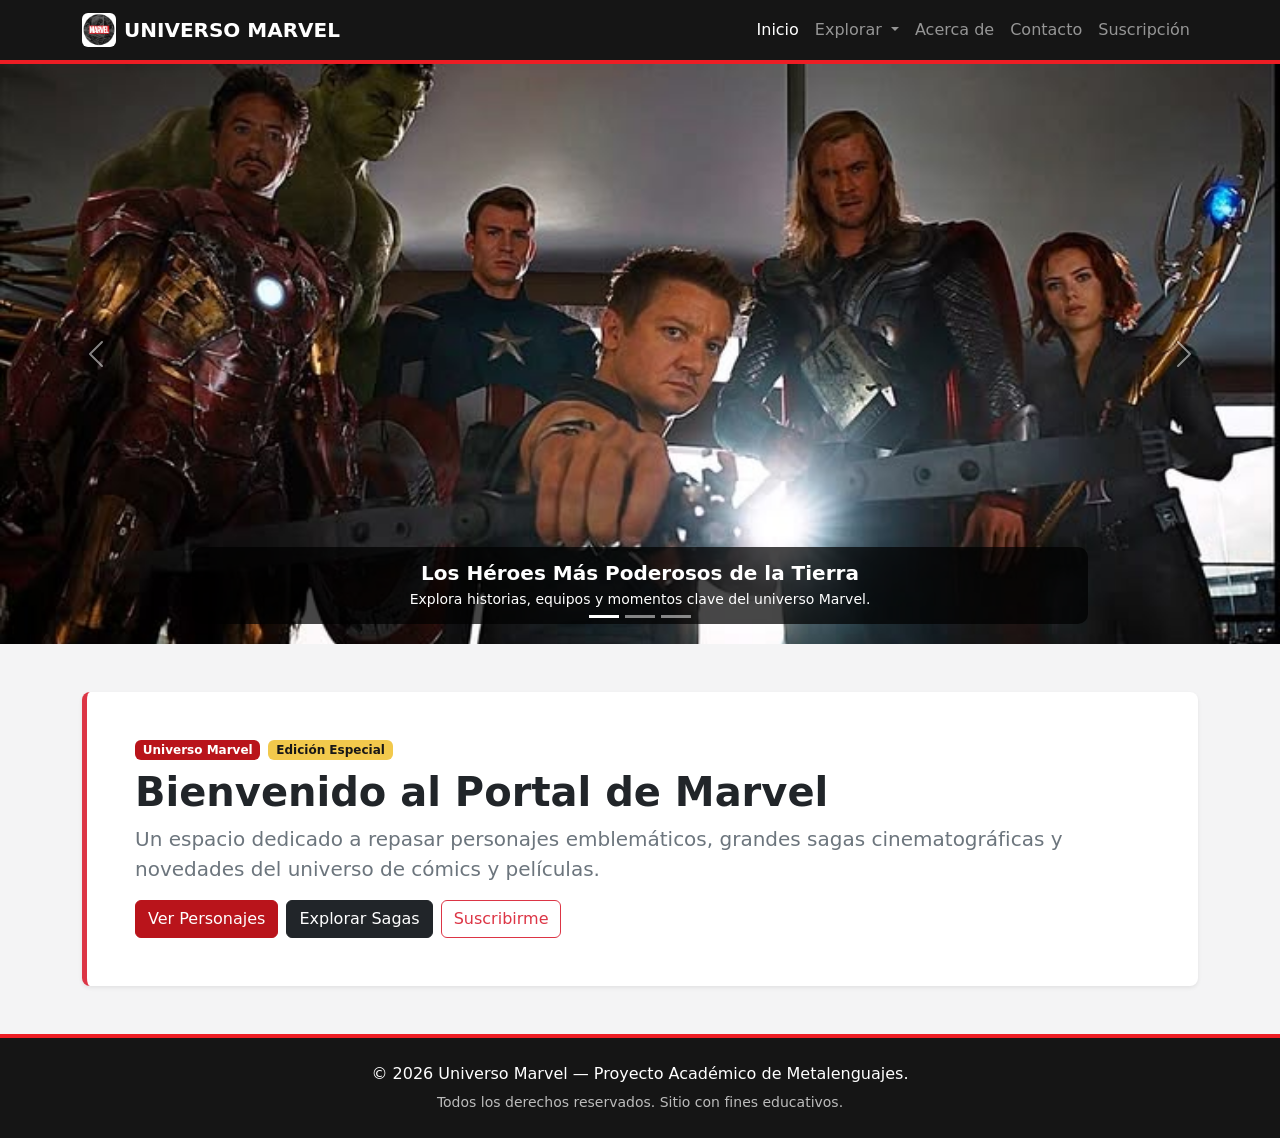
<file: index.html>
<!DOCTYPE html>
<html lang="es">
<head>
    <meta charset="UTF-8">
    <meta name="viewport" content="width=device-width, initial-scale=1.0">
    <meta name="author" content="Ariana Flores Garay">
    <title>Universo Marvel | Inicio</title>
    <link href="https://cdn.jsdelivr.net/npm/bootstrap@5.3.3/dist/css/bootstrap.min.css" rel="stylesheet">
    <link rel="stylesheet" href="estilos.css">
</head>
<body>

    
    <nav class="navbar navbar-expand-lg navbar-dark navbar-marvel sticky-top">
        <div class="container">
            <a class="navbar-brand fw-bold d-flex align-items-center" href="index.html">
                <img src="imagenes/logo-marvel.jpg" alt="Logo Marvel" height="34" class="me-2 rounded">
                UNIVERSO MARVEL
            </a>
            <button class="navbar-toggler" type="button" data-bs-toggle="collapse" data-bs-target="#menuMarvel" aria-controls="menuMarvel" aria-expanded="false" aria-label="Abrir menú">
                <span class="navbar-toggler-icon"></span>
            </button>

            <div class="collapse navbar-collapse" id="menuMarvel">
                <ul class="navbar-nav ms-auto mb-2 mb-lg-0">
                    <li class="nav-item">
                        <a class="nav-link active" aria-current="page" href="index.html">Inicio</a>
                    </li>
                    <li class="nav-item dropdown">
                        <a class="nav-link dropdown-toggle" href="#" id="dropdownExplorar" role="button" data-bs-toggle="dropdown" aria-expanded="false">
                            Explorar
                        </a>
                        <ul class="dropdown-menu dropdown-menu-dark" aria-labelledby="dropdownExplorar">
                            <li><a class="dropdown-item" href="personajes.html">Personajes</a></li>
                            <li><a class="dropdown-item" href="sagas.html">Películas y Sagas</a></li>
                        </ul>
                    </li>
                    <li class="nav-item">
                        <a class="nav-link" href="acerca.html">Acerca de</a>
                    </li>
                    <li class="nav-item">
                        <a class="nav-link" href="contacto.html">Contacto</a>
                    </li>
                    <li class="nav-item">
                        <a class="nav-link" href="suscripcion.html">Suscripción</a>
                    </li>
                </ul>
            </div>
        </div>
    </nav>

    
    <div id="carruselMarvel" class="carousel slide" data-bs-ride="carousel">
        <div class="carousel-indicators">
            <button type="button" data-bs-target="#carruselMarvel" data-bs-slide-to="0" class="active" aria-current="true" aria-label="Slide 1"></button>
            <button type="button" data-bs-target="#carruselMarvel" data-bs-slide-to="1" aria-label="Slide 2"></button>
            <button type="button" data-bs-target="#carruselMarvel" data-bs-slide-to="2" aria-label="Slide 3"></button>
        </div>

        <div class="carousel-inner">
            <div class="carousel-item active">
                <img src="imagenes/banner1.jpg" class="d-block w-100" alt="Los Vengadores">
                <div class="carousel-caption carousel-caption-marvel">
                    <h5 class="fw-bold mb-1">Los Héroes Más Poderosos de la Tierra</h5>
                    <p class="mb-0 small">Explora historias, equipos y momentos clave del universo Marvel.</p>
                </div>
            </div>
            <div class="carousel-item">
                <img src="imagenes/banner2.jpg" class="d-block w-100" alt="Multiverso Marvel">
                <div class="carousel-caption carousel-caption-marvel">
                    <h5 class="fw-bold mb-1">Realidades y Multiverso</h5>
                    <p class="mb-0 small">Descubre sagas cinematográficas y cómics emblemáticos.</p>
                </div>
            </div>
            <div class="carousel-item">
                <img src="imagenes/banner3.jpg" class="d-block w-100" alt="Cómics y Personajes">
                <div class="carousel-caption carousel-caption-marvel">
                    <h5 class="fw-bold mb-1">Héroes y Villanos Icónicos</h5>
                    <p class="mb-0 small">Conoce los orígenes y habilidades de tus personajes favoritos.</p>
                </div>
            </div>
        </div>

        <button class="carousel-control-prev" type="button" data-bs-target="#carruselMarvel" data-bs-slide="prev">
            <span class="carousel-control-prev-icon" aria-hidden="true"></span>
            <span class="visually-hidden">Anterior</span>
        </button>
        <button class="carousel-control-next" type="button" data-bs-target="#carruselMarvel" data-bs-slide="next">
            <span class="carousel-control-next-icon" aria-hidden="true"></span>
            <span class="visually-hidden">Siguiente</span>
        </button>
    </div>

    
    <section class="container my-5">
        <div class="p-4 p-md-5 rounded-3 bg-white shadow-sm border-start border-5 border-danger">
            <div class="d-flex flex-wrap align-items-center gap-2 mb-2">
                <span class="badge badge-marvel">Universo Marvel</span>
                <span class="badge badge-dorado">Edición Especial</span>
            </div>
            <h1 class="display-6 fw-bold">Bienvenido al Portal de Marvel</h1>
            <p class="lead text-secondary">
                Un espacio dedicado a repasar personajes emblemáticos, grandes sagas cinematográficas y novedades del universo de cómics y películas.
            </p>
            <div class="d-flex flex-wrap gap-2 mt-3">
                <a href="personajes.html" class="btn btn-marvel">Ver Personajes</a>
                <a href="sagas.html" class="btn btn-dark">Explorar Sagas</a>
                <a href="suscripcion.html" class="btn btn-outline-danger">Suscribirme</a>
            </div>
        </div>
    </section>

    
    <footer class="footer-marvel text-white text-center py-4 mt-5">
        <div class="container">
            <p class="mb-1">&copy; 2026 Universo Marvel — Proyecto Académico de Metalenguajes.</p>
            <small class="text-secondary">Todos los derechos reservados. Sitio con fines educativos.</small>
        </div>
    </footer>

    <script src="https://cdn.jsdelivr.net/npm/bootstrap@5.3.3/dist/js/bootstrap.bundle.min.js" integrity="sha384-YvpcrYf0tY3lHB60NNkmXc5s9fDVZLESaAA55NDzOxhy9GkcIdslK1eN7N6jIeHz" crossorigin="anonymous"></script>
    <script src="script.js"></script>
</body>
</html>
</file>
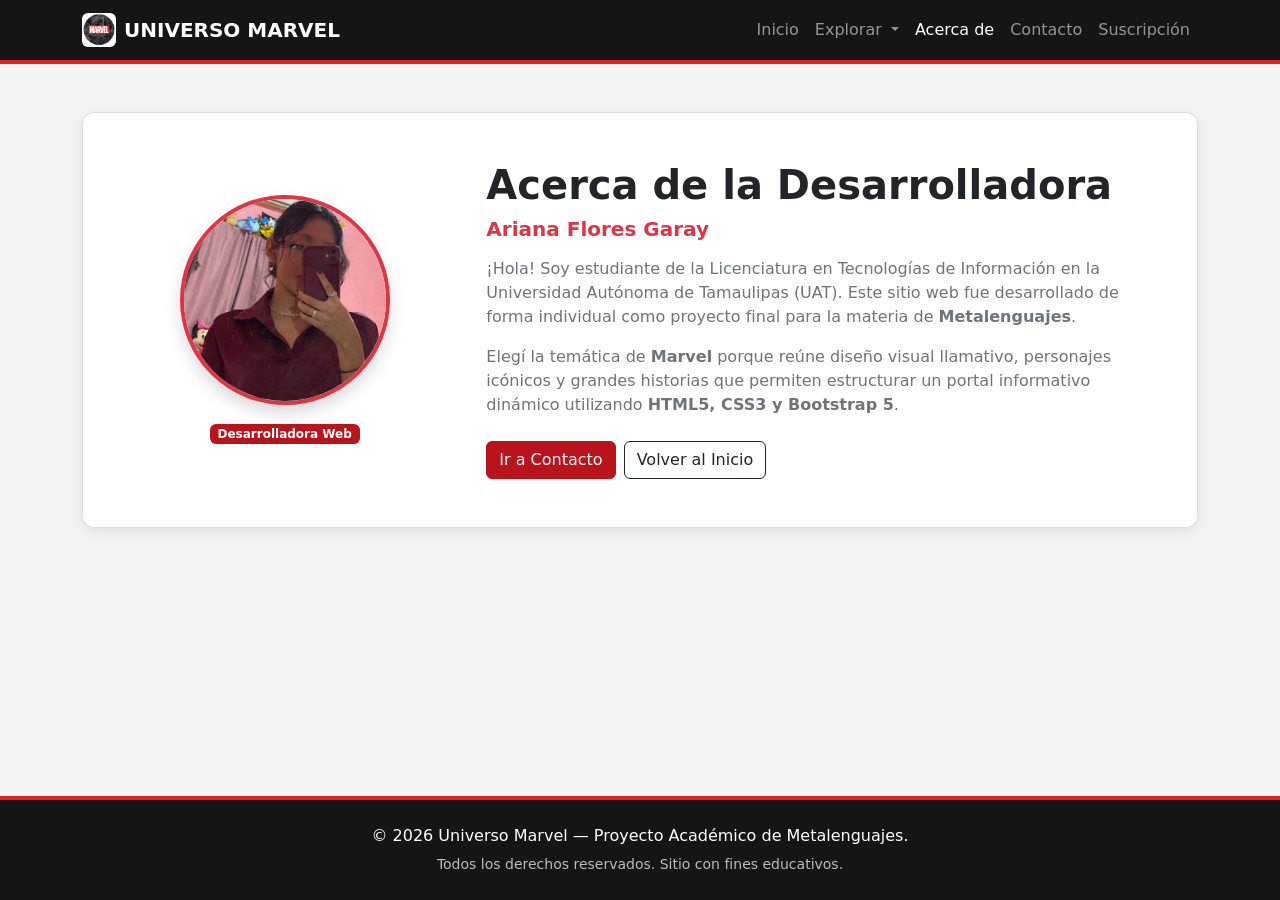
<file: acerca.html>
<!DOCTYPE html>
<html lang="es">
<head>
    <meta charset="UTF-8">
    <meta name="viewport" content="width=device-width, initial-scale=1.0">
    <meta name="author" content="Ariana Flores Garay">
    <title>Universo Marvel | Acerca de</title>
    <link href="https://cdn.jsdelivr.net/npm/bootstrap@5.3.3/dist/css/bootstrap.min.css" rel="stylesheet">
    <link rel="stylesheet" href="estilos.css">
</head>
<body>

    
    <nav class="navbar navbar-expand-lg navbar-dark navbar-marvel sticky-top">
        <div class="container">
            <a class="navbar-brand fw-bold d-flex align-items-center" href="index.html">
                <img src="imagenes/logo-marvel.jpg" alt="Logo Marvel" height="34" class="me-2 rounded">
                UNIVERSO MARVEL
            </a>
            <button class="navbar-toggler" type="button" data-bs-toggle="collapse" data-bs-target="#menuMarvel" aria-controls="menuMarvel" aria-expanded="false" aria-label="Abrir menú">
                <span class="navbar-toggler-icon"></span>
            </button>

            <div class="collapse navbar-collapse" id="menuMarvel">
                <ul class="navbar-nav ms-auto mb-2 mb-lg-0">
                    <li class="nav-item"><a class="nav-link" href="index.html">Inicio</a></li>
                    <li class="nav-item dropdown">
                        <a class="nav-link dropdown-toggle" href="#" id="dropdownExplorar" role="button" data-bs-toggle="dropdown" aria-expanded="false">
                            Explorar
                        </a>
                        <ul class="dropdown-menu dropdown-menu-dark" aria-labelledby="dropdownExplorar">
                            <li><a class="dropdown-item" href="personajes.html">Personajes</a></li>
                            <li><a class="dropdown-item" href="sagas.html">Películas y Sagas</a></li>
                        </ul>
                    </li>
                    <li class="nav-item"><a class="nav-link active" aria-current="page" href="acerca.html">Acerca de</a></li>
                    <li class="nav-item"><a class="nav-link" href="contacto.html">Contacto</a></li>
                    <li class="nav-item"><a class="nav-link" href="suscripcion.html">Suscripción</a></li>
                </ul>
            </div>
        </div>
    </nav>

    
    <main class="container my-5">
        <div class="card card-marvel p-4 p-md-5">
            
            <div class="row align-items-center g-4 g-md-5">
                <div class="col-12 col-md-4 text-center">
                    <img src="imagenes/acerca de ari.jpg" alt="Foto de Ariana Flores Garay" class="rounded-circle shadow border border-4 border-danger" style="width: 210px; height: 210px; object-fit: cover;">
                    <div class="mt-3">
                        
                        <span class="badge badge-marvel">Desarrolladora Web</span>
                    </div>
                </div>
                
                <div class="col-12 col-md-8 ps-md-4">
                    <h1 class="fw-bold mb-2">Acerca de la Desarrolladora</h1>
                    <h5 class="text-danger fw-semibold mb-3">Ariana Flores Garay</h5>
                    <p class="text-secondary">
                        ¡Hola! Soy estudiante de la Licenciatura en Tecnologías de Información en la Universidad Autónoma de Tamaulipas (UAT). Este sitio web fue desarrollado de forma individual como proyecto final para la materia de <strong>Metalenguajes</strong>.
                    </p>
                    <p class="text-secondary mb-4">
                        Elegí la temática de <strong>Marvel</strong> porque reúne diseño visual llamativo, personajes icónicos y grandes historias que permiten estructurar un portal informativo dinámico utilizando <strong>HTML5, CSS3 y Bootstrap 5</strong>.
                    </p>
                    <div class="d-flex flex-wrap gap-2">
                        <a href="contacto.html" class="btn btn-marvel">Ir a Contacto</a>
                        <a href="index.html" class="btn btn-outline-dark">Volver al Inicio</a>
                    </div>
                </div>
            </div>
        </div>
    </main>

    
    <footer class="footer-marvel text-white text-center py-4 mt-5">
        <div class="container">
            <p class="mb-1">&copy; 2026 Universo Marvel — Proyecto Académico de Metalenguajes.</p>
            <small class="text-secondary">Todos los derechos reservados. Sitio con fines educativos.</small>
        </div>
    </footer>

    <script src="https://cdn.jsdelivr.net/npm/bootstrap@5.3.3/dist/js/bootstrap.bundle.min.js" integrity="sha384-YvpcrYf0tY3lHB60NNkmXc5s9fDVZLESaAA55NDzOxhy9GkcIdslK1eN7N6jIeHz" crossorigin="anonymous"></script>
    <script src="script.js"></script>
</body>
</html>
</file>
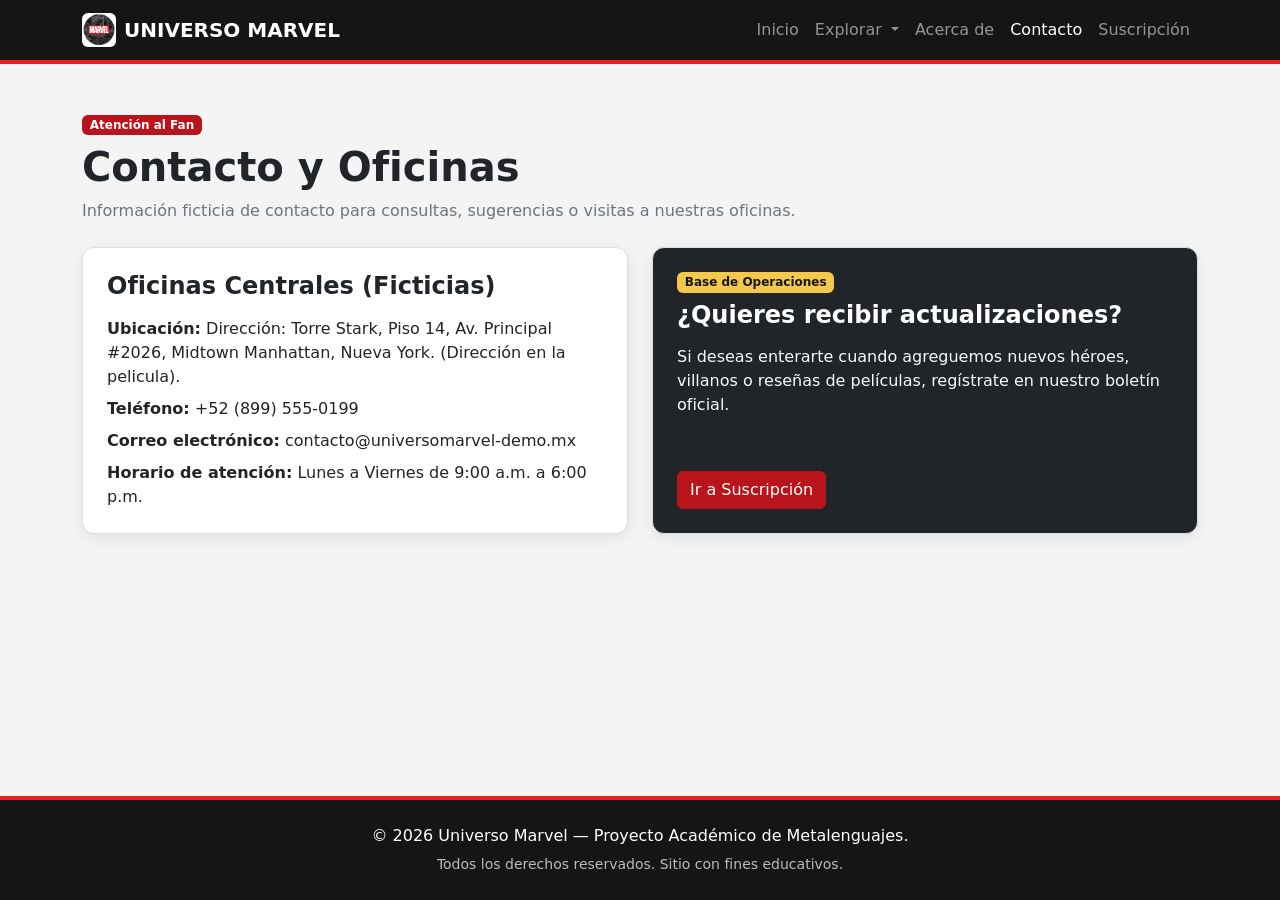
<file: contacto.html>
<!DOCTYPE html>
<html lang="es">
<head>
    <meta charset="UTF-8">
    <meta name="viewport" content="width=device-width, initial-scale=1.0">
    <meta name="author" content="Ariana Flores Garay">
    <title>Universo Marvel | Contacto</title>
    <link href="https://cdn.jsdelivr.net/npm/bootstrap@5.3.3/dist/css/bootstrap.min.css" rel="stylesheet">
    <link rel="stylesheet" href="estilos.css">
</head>
<body>

    
    <nav class="navbar navbar-expand-lg navbar-dark navbar-marvel sticky-top">
        <div class="container">
            <a class="navbar-brand fw-bold d-flex align-items-center" href="index.html">
                <img src="imagenes/logo-marvel.jpg" alt="Logo Marvel" height="34" class="me-2 rounded">
                UNIVERSO MARVEL
            </a>
            <button class="navbar-toggler" type="button" data-bs-toggle="collapse" data-bs-target="#menuMarvel" aria-controls="menuMarvel" aria-expanded="false" aria-label="Abrir menú">
                <span class="navbar-toggler-icon"></span>
            </button>

            <div class="collapse navbar-collapse" id="menuMarvel">
                <ul class="navbar-nav ms-auto mb-2 mb-lg-0">
                    <li class="nav-item"><a class="nav-link" href="index.html">Inicio</a></li>
                    <li class="nav-item dropdown">
                        <a class="nav-link dropdown-toggle" href="#" id="dropdownExplorar" role="button" data-bs-toggle="dropdown" aria-expanded="false">
                            Explorar
                        </a>
                        <ul class="dropdown-menu dropdown-menu-dark" aria-labelledby="dropdownExplorar">
                            <li><a class="dropdown-item" href="personajes.html">Personajes</a></li>
                            <li><a class="dropdown-item" href="sagas.html">Películas y Sagas</a></li>
                        </ul>
                    </li>
                    <li class="nav-item"><a class="nav-link" href="acerca.html">Acerca de</a></li>
                    <li class="nav-item"><a class="nav-link active" aria-current="page" href="contacto.html">Contacto</a></li>
                    <li class="nav-item"><a class="nav-link" href="suscripcion.html">Suscripción</a></li>
                </ul>
            </div>
        </div>
    </nav>

    
    <main class="container my-5">
        <div class="mb-4">
            <span class="badge badge-marvel mb-2">Atención al Fan</span>
            <h1 class="fw-bold">Contacto y Oficinas</h1>
            <p class="text-secondary">Información ficticia de contacto para consultas, sugerencias o visitas a nuestras oficinas.</p>
        </div>

        <div class="row g-4">
            <div class="col-12 col-md-6">
                <div class="card card-marvel h-100 p-4">
                    <h4 class="fw-bold mb-3">Oficinas Centrales (Ficticias)</h4>
                    <p class="mb-2"><strong>Ubicación:</strong> Dirección: Torre Stark, Piso 14, Av. Principal #2026, Midtown Manhattan, Nueva York. (Dirección en la pelicula).</p>
                    <p class="mb-2"><strong>Teléfono:</strong> +52 (899) 555-0199</p>
                    <p class="mb-2"><strong>Correo electrónico:</strong> contacto@universomarvel-demo.mx</p>
                    <p class="mb-0"><strong>Horario de atención:</strong> Lunes a Viernes de 9:00 a.m. a 6:00 p.m.</p>
                </div>
            </div>

            <div class="col-12 col-md-6">
                <div class="card card-marvel h-100 p-4 bg-dark text-white">
                    <span class="badge badge-dorado align-self-start mb-2">Base de Operaciones</span>
                    <h4 class="fw-bold mb-3">¿Quieres recibir actualizaciones?</h4>
                    <p class="text-light">
                        Si deseas enterarte cuando agreguemos nuevos héroes, villanos o reseñas de películas, regístrate en nuestro boletín oficial.
                    </p>
                    <a href="suscripcion.html" class="btn btn-marvel align-self-start mt-auto">Ir a Suscripción</a>
                </div>
            </div>
        </div>
    </main>

    
    <footer class="footer-marvel text-white text-center py-4 mt-5">
        <div class="container">
            <p class="mb-1">&copy; 2026 Universo Marvel — Proyecto Académico de Metalenguajes.</p>
            <small class="text-secondary">Todos los derechos reservados. Sitio con fines educativos.</small>
        </div>
    </footer>

    <script src="https://cdn.jsdelivr.net/npm/bootstrap@5.3.3/dist/js/bootstrap.bundle.min.js" integrity="sha384-YvpcrYf0tY3lHB60NNkmXc5s9fDVZLESaAA55NDzOxhy9GkcIdslK1eN7N6jIeHz" crossorigin="anonymous"></script>
    <script src="script.js"></script>
</body>
</html>
</file>
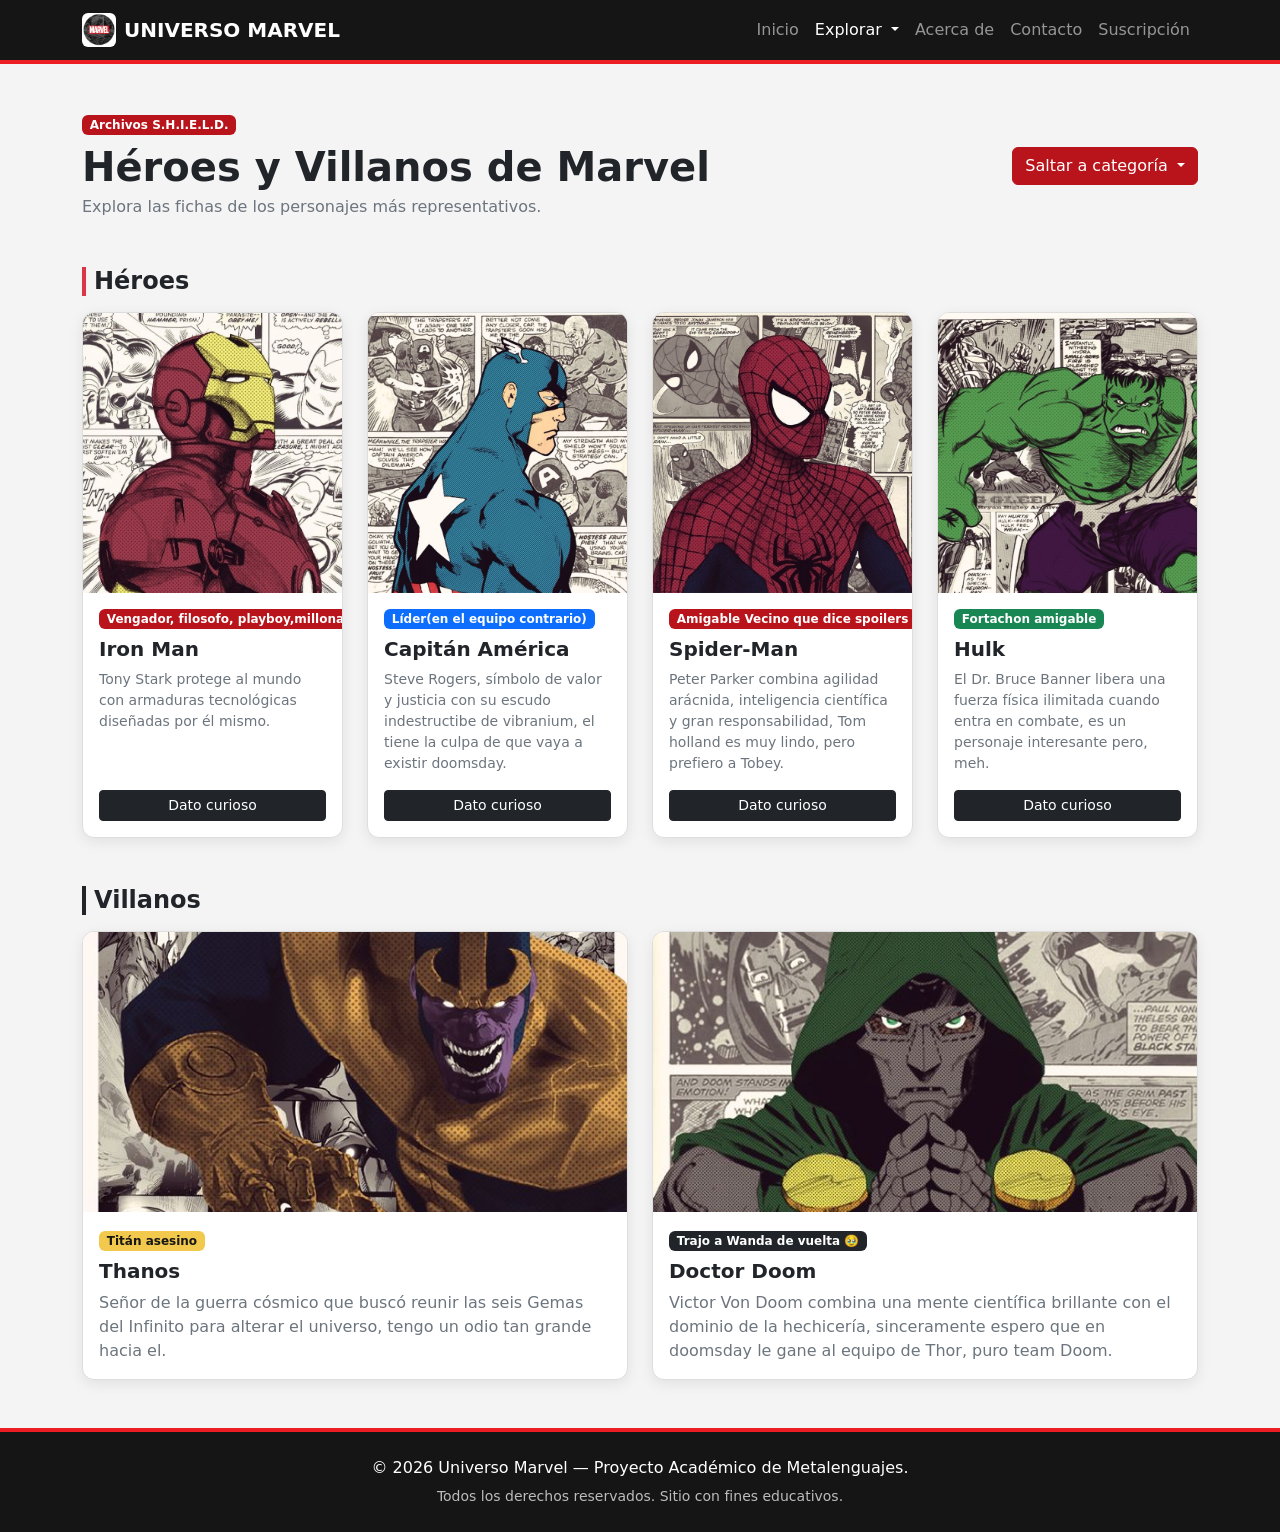
<file: personajes.html>
<!DOCTYPE html>
<html lang="es">
<head>
    <meta charset="UTF-8">
    <meta name="viewport" content="width=device-width, initial-scale=1.0">
    <meta name="author" content="Ariana Flores Garay">
    <title>Universo Marvel | Personajes</title>
    <link href="https://cdn.jsdelivr.net/npm/bootstrap@5.3.3/dist/css/bootstrap.min.css" rel="stylesheet">
    <link rel="stylesheet" href="estilos.css">
</head>
<body>

    
    <nav class="navbar navbar-expand-lg navbar-dark navbar-marvel sticky-top">
        <div class="container">
            <a class="navbar-brand fw-bold d-flex align-items-center" href="index.html">
                <img src="imagenes/logo-marvel.jpg" alt="Logo Marvel" height="34" class="me-2 rounded">
                UNIVERSO MARVEL
            </a>
            <button class="navbar-toggler" type="button" data-bs-toggle="collapse" data-bs-target="#menuMarvel" aria-controls="menuMarvel" aria-expanded="false" aria-label="Abrir menú">
                <span class="navbar-toggler-icon"></span>
            </button>

            <div class="collapse navbar-collapse" id="menuMarvel">
                <ul class="navbar-nav ms-auto mb-2 mb-lg-0">
                    <li class="nav-item"><a class="nav-link" href="index.html">Inicio</a></li>
                    <li class="nav-item dropdown">
                        <a class="nav-link dropdown-toggle active" href="#" id="dropdownExplorar" role="button" data-bs-toggle="dropdown" aria-expanded="false">
                            Explorar
                        </a>
                        <ul class="dropdown-menu dropdown-menu-dark" aria-labelledby="dropdownExplorar">
                            <li><a class="dropdown-item active" href="personajes.html">Personajes</a></li>
                            <li><a class="dropdown-item" href="sagas.html">Películas y Sagas</a></li>
                        </ul>
                    </li>
                    <li class="nav-item"><a class="nav-link" href="acerca.html">Acerca de</a></li>
                    <li class="nav-item"><a class="nav-link" href="contacto.html">Contacto</a></li>
                    <li class="nav-item"><a class="nav-link" href="suscripcion.html">Suscripción</a></li>
                </ul>
            </div>
        </div>
    </nav>

    
    <header class="container my-5">
        <div class="d-flex flex-wrap justify-content-between align-items-center gap-3">
            <div>
                <span class="badge badge-marvel mb-2">Archivos S.H.I.E.L.D.</span>
                <h1 class="fw-bold mb-1">Héroes y Villanos de Marvel</h1>
                <p class="text-secondary mb-0">Explora las fichas de los personajes más representativos.</p>
            </div>
            <div class="dropdown">
                <button class="btn btn-marvel dropdown-toggle" type="button" id="dropdownSeccion" data-bs-toggle="dropdown" aria-expanded="false">
                    Saltar a categoría
                </button>
                <ul class="dropdown-menu" aria-labelledby="dropdownSeccion">
                    <li><a class="dropdown-item" href="#heroes">Héroes</a></li>
                    <li><a class="dropdown-item" href="#villanos">Villanos</a></li>
                </ul>
            </div>
        </div>
    </header>

    
    <section id="heroes" class="container mb-5">
        <h2 class="h4 fw-bold mb-3 border-start border-4 border-danger ps-2">Héroes</h2>
        <div class="row g-4">
            <div class="col-12 col-md-6 col-lg-3">
                <div class="card card-marvel h-100">
                    <img src="imagenes/ironman.jpg" class="card-img-top" alt="Iron Man">
                    <div class="card-body d-flex flex-column">
                        <span class="badge badge-marvel align-self-start mb-2">Vengador, filosofo, playboy,millonario</span>
                        <h5 class="card-title fw-bold">Iron Man</h5>
                        <p class="card-text small text-secondary">Tony Stark protege al mundo con armaduras tecnológicas diseñadas por él mismo.</p>
                        <button type="button" class="btn btn-sm btn-dark mt-auto" data-bs-toggle="tooltip" data-bs-placement="top" title="Es mi vengador favorito, llore despues de su muerte, lol">
                            Dato curioso
                        </button>
                    </div>
                </div>
            </div>

            <div class="col-12 col-md-6 col-lg-3">
                <div class="card card-marvel h-100">
                    <img src="imagenes/capitanamerica.jpg" class="card-img-top" alt="Capitán América">
                    <div class="card-body d-flex flex-column">
                        <span class="badge bg-primary align-self-start mb-2">Líder(en el equipo contrario)</span>
                        <h5 class="card-title fw-bold">Capitán América</h5>
                        <p class="card-text small text-secondary">Steve Rogers, símbolo de valor y justicia con su escudo indestructibe de vibranium, el tiene la culpa de que vaya a existir doomsday.</p>
                        <button type="button" class="btn btn-sm btn-dark mt-auto" data-bs-toggle="tooltip" data-bs-placement="top" title="Su escudo fue forjado con vibranium de Wakanda">
                            Dato curioso
                        </button>
                    </div>
                </div>
            </div>

            <div class="col-12 col-md-6 col-lg-3">
                <div class="card card-marvel h-100">
                    <img src="imagenes/spiderman.jpg" class="card-img-top" alt="Spider-Man">
                    <div class="card-body d-flex flex-column">
                        <span class="badge badge-marvel align-self-start mb-2">Amigable Vecino que dice spoilers</span>
                        <h5 class="card-title fw-bold">Spider-Man</h5>
                        <p class="card-text small text-secondary">Peter Parker combina agilidad arácnida, inteligencia científica y gran responsabilidad, Tom holland es muy lindo, pero prefiero a Tobey.</p>
                        <button type="button" class="btn btn-sm btn-dark mt-auto" data-bs-toggle="tooltip" data-bs-placement="top" title="Creó sus propios lanzatelarañas sintéticos">
                            Dato curioso
                        </button>
                    </div>
                </div>
            </div>

            <div class="col-12 col-md-6 col-lg-3">
                <div class="card card-marvel h-100">
                    <img src="imagenes/hulk.jpg" class="card-img-top" alt="Hulk">
                    <div class="card-body d-flex flex-column">
                        <span class="badge bg-success align-self-start mb-2">Fortachon amigable</span>
                        <h5 class="card-title fw-bold">Hulk</h5>
                        <p class="card-text small text-secondary">El Dr. Bruce Banner libera una fuerza física ilimitada cuando entra en combate, es un personaje interesante pero, meh.</p>
                        <button type="button" class="btn btn-sm btn-dark mt-auto" data-bs-toggle="tooltip" data-bs-placement="top" title="Cuanto más se enfada, mayor es su fuerza">
                            Dato curioso
                        </button>
                    </div>
                </div>
            </div>
        </div>
    </section>

    
    <section id="villanos" class="container mb-5">
        <h2 class="h4 fw-bold mb-3 border-start border-4 border-dark ps-2">Villanos</h2>
        <div class="row g-4">
            <div class="col-12 col-md-6">
                <div class="card card-marvel h-100">
                    <img src="imagenes/thanos.jpg" class="card-img-top" alt="Thanos">
                    <div class="card-body">
                        <span class="badge badge-dorado mb-2">Titán asesino</span>
                        <h5 class="card-title fw-bold">Thanos</h5>
                        <p class="card-text text-secondary">Señor de la guerra cósmico que buscó reunir las seis Gemas del Infinito para alterar el universo, tengo un odio tan grande hacia el.</p>
                    </div>
                </div>
            </div>

            <div class="col-12 col-md-6">
                <div class="card card-marvel h-100">
                    <img src="imagenes/doctordoom.jpg" class="card-img-top" alt="Doctor Doom">
                    <div class="card-body">
                        <span class="badge bg-dark mb-2">Trajo a Wanda de vuelta 🥹</span>
                        <h5 class="card-title fw-bold">Doctor Doom</h5>
                        <p class="card-text text-secondary">Victor Von Doom combina una mente científica brillante con el dominio de la hechicería, sinceramente espero que en doomsday le gane al equipo de Thor, puro team Doom.</p>
                    </div>
                </div>
            </div>
        </div>
    </section>

    
    <footer class="footer-marvel text-white text-center py-4 mt-5">
        <div class="container">
            <p class="mb-1">&copy; 2026 Universo Marvel — Proyecto Académico de Metalenguajes.</p>
            <small class="text-secondary">Todos los derechos reservados. Sitio con fines educativos.</small>
        </div>
    </footer>

    <script src="https://cdn.jsdelivr.net/npm/bootstrap@5.3.3/dist/js/bootstrap.bundle.min.js" integrity="sha384-YvpcrYf0tY3lHB60NNkmXc5s9fDVZLESaAA55NDzOxhy9GkcIdslK1eN7N6jIeHz" crossorigin="anonymous"></script>
    
    <script src="script.js"></script>
</body>
</html>
</file>
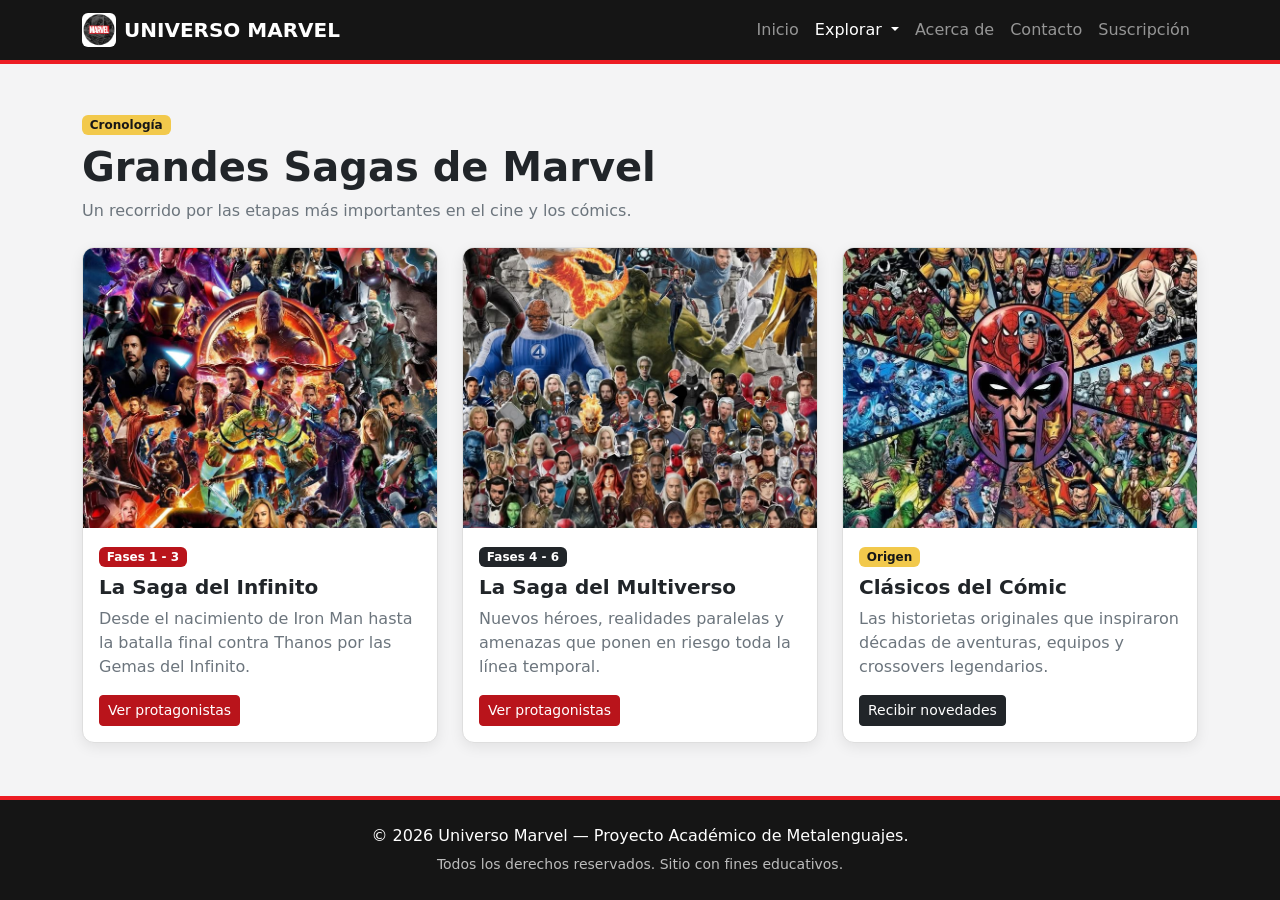
<file: sagas.html>
<!DOCTYPE html>
<html lang="es">
<head>
    <meta charset="UTF-8">
    <meta name="viewport" content="width=device-width, initial-scale=1.0">
    <meta name="author" content="Ariana Flores Garay">
    <title>Universo Marvel | Películas y Sagas</title>
       <link href="https://cdn.jsdelivr.net/npm/bootstrap@5.3.3/dist/css/bootstrap.min.css" rel="stylesheet">
    <link rel="stylesheet" href="estilos.css">
</head>
<body>

    
    <nav class="navbar navbar-expand-lg navbar-dark navbar-marvel sticky-top">
        <div class="container">
            <a class="navbar-brand fw-bold d-flex align-items-center" href="index.html">
                <img src="imagenes/logo-marvel.jpg" alt="Logo Marvel" height="34" class="me-2 rounded">
                UNIVERSO MARVEL
            </a>
            <button class="navbar-toggler" type="button" data-bs-toggle="collapse" data-bs-target="#menuMarvel" aria-controls="menuMarvel" aria-expanded="false" aria-label="Abrir menú">
                <span class="navbar-toggler-icon"></span>
            </button>

            <div class="collapse navbar-collapse" id="menuMarvel">
                <ul class="navbar-nav ms-auto mb-2 mb-lg-0">
                    <li class="nav-item"><a class="nav-link" href="index.html">Inicio</a></li>
                    <li class="nav-item dropdown">
                        <a class="nav-link dropdown-toggle active" href="#" id="dropdownExplorar" role="button" data-bs-toggle="dropdown" aria-expanded="false">
                            Explorar
                        </a>
                        <ul class="dropdown-menu dropdown-menu-dark" aria-labelledby="dropdownExplorar">
                            <li><a class="dropdown-item" href="personajes.html">Personajes</a></li>
                            <li><a class="dropdown-item active" href="sagas.html">Películas y Sagas</a></li>
                        </ul>
                    </li>
                    <li class="nav-item"><a class="nav-link" href="acerca.html">Acerca de</a></li>
                    <li class="nav-item"><a class="nav-link" href="contacto.html">Contacto</a></li>
                    <li class="nav-item"><a class="nav-link" href="suscripcion.html">Suscripción</a></li>
                </ul>
            </div>
        </div>
    </nav>

    
    <main class="container my-5">
        <div class="mb-4">
            <span class="badge badge-dorado mb-2">Cronología</span>
            <h1 class="fw-bold">Grandes Sagas de Marvel</h1>
            <p class="text-secondary">Un recorrido por las etapas más importantes en el cine y los cómics.</p>
        </div>

        <div class="row g-4">
            <div class="col-12 col-md-4">
                <div class="card card-marvel h-100">
                    <img src="imagenes/la saga del infinito.jpg" class="card-img-top" alt="La Saga del Infinito">
                    <div class="card-body">
                        <span class="badge badge-marvel mb-2">Fases 1 - 3</span>
                        <h5 class="card-title fw-bold">La Saga del Infinito</h5>
                        <p class="card-text text-secondary">Desde el nacimiento de Iron Man hasta la batalla final contra Thanos por las Gemas del Infinito.</p>
                        <a href="personajes.html" class="btn btn-sm btn-marvel">Ver protagonistas</a>
                    </div>
                </div>
            </div>

            <div class="col-12 col-md-4">
                <div class="card card-marvel h-100">
                    <img src="imagenes/la saga del multiverso.jpg" class="card-img-top" alt="La Saga del Multiverso">
                    <div class="card-body">
                        <span class="badge bg-dark mb-2">Fases 4 - 6</span>
                        <h5 class="card-title fw-bold">La Saga del Multiverso</h5>
                        <p class="card-text text-secondary">Nuevos héroes, realidades paralelas y amenazas que ponen en riesgo toda la línea temporal.</p>
                        <a href="personajes.html" class="btn btn-sm btn-marvel">Ver protagonistas</a>
                    </div>
                </div>
            </div>

            <div class="col-12 col-md-4">
                <div class="card card-marvel h-100">
                    <img src="imagenes/clasicos del comic.jpg" class="card-img-top" alt="Clásicos del Cómic">
                    <div class="card-body">
                        <span class="badge badge-dorado mb-2">Origen</span>
                        <h5 class="card-title fw-bold">Clásicos del Cómic</h5>
                        <p class="card-text text-secondary">Las historietas originales que inspiraron décadas de aventuras, equipos y crossovers legendarios.</p>
                        <a href="suscripcion.html" class="btn btn-sm btn-dark">Recibir novedades</a>
                    </div>
                </div>
            </div>
        </div>
    </main>

    
    <footer class="footer-marvel text-white text-center py-4 mt-5">
        <div class="container">
            <p class="mb-1">&copy; 2026 Universo Marvel — Proyecto Académico de Metalenguajes.</p>
            <small class="text-secondary">Todos los derechos reservados. Sitio con fines educativos.</small>
        </div>
    </footer>

    <script src="https://cdn.jsdelivr.net/npm/bootstrap@5.3.3/dist/js/bootstrap.bundle.min.js" integrity="sha384-YvpcrYf0tY3lHB60NNkmXc5s9fDVZLESaAA55NDzOxhy9GkcIdslK1eN7N6jIeHz" crossorigin="anonymous"></script>
    <script src="script.js"></script>
</body>
</html>
</file>
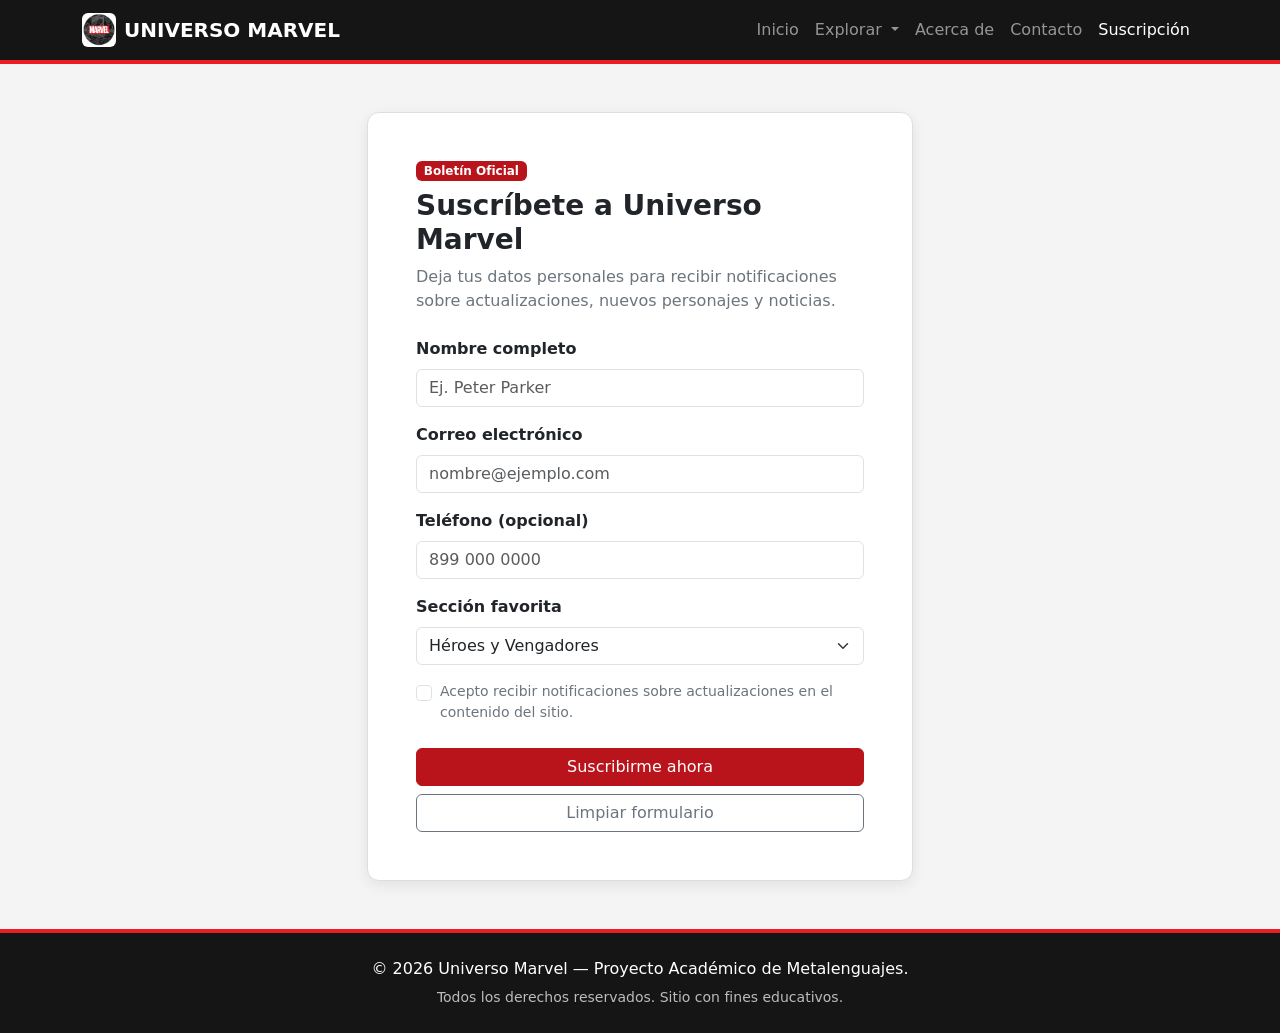
<file: suscripcion.html>
<!DOCTYPE html>
<html lang="es">
<head>
    <meta charset="UTF-8">
    <meta name="viewport" content="width=device-width, initial-scale=1.0">
    <meta name="author" content="Ariana Flores Garay">
    <title>Universo Marvel | Suscripción</title>
     <link href="https://cdn.jsdelivr.net/npm/bootstrap@5.3.3/dist/css/bootstrap.min.css" rel="stylesheet">
    <link rel="stylesheet" href="estilos.css">
</head>
<body>

    
    <nav class="navbar navbar-expand-lg navbar-dark navbar-marvel sticky-top">
        <div class="container">
            <a class="navbar-brand fw-bold d-flex align-items-center" href="index.html">
                <img src="imagenes/logo-marvel.jpg" alt="Logo Marvel" height="34" class="me-2 rounded">
                UNIVERSO MARVEL
            </a>
            <button class="navbar-toggler" type="button" data-bs-toggle="collapse" data-bs-target="#menuMarvel" aria-controls="menuMarvel" aria-expanded="false" aria-label="Abrir menú">
                <span class="navbar-toggler-icon"></span>
            </button>

            <div class="collapse navbar-collapse" id="menuMarvel">
                <ul class="navbar-nav ms-auto mb-2 mb-lg-0">
                    <li class="nav-item"><a class="nav-link" href="index.html">Inicio</a></li>
                    <li class="nav-item dropdown">
                        <a class="nav-link dropdown-toggle" href="#" id="dropdownExplorar" role="button" data-bs-toggle="dropdown" aria-expanded="false">
                            Explorar
                        </a>
                        <ul class="dropdown-menu dropdown-menu-dark" aria-labelledby="dropdownExplorar">
                            <li><a class="dropdown-item" href="personajes.html">Personajes</a></li>
                            <li><a class="dropdown-item" href="sagas.html">Películas y Sagas</a></li>
                        </ul>
                    </li>
                    <li class="nav-item"><a class="nav-link" href="acerca.html">Acerca de</a></li>
                    <li class="nav-item"><a class="nav-link" href="contacto.html">Contacto</a></li>
                    <li class="nav-item"><a class="nav-link active" aria-current="page" href="suscripcion.html">Suscripción</a></li>
                </ul>
            </div>
        </div>
    </nav>

    
    <main class="container my-5">
        <div class="row justify-content-center">
            <div class="col-12 col-md-8 col-lg-6">
                <div class="card card-marvel p-4 p-md-5">
                    <span class="badge badge-marvel align-self-start mb-2">Boletín Oficial</span>
                    <h1 class="h3 fw-bold mb-2">Suscríbete a Universo Marvel</h1>
                    <p class="text-secondary mb-4">Deja tus datos personales para recibir notificaciones sobre actualizaciones, nuevos personajes y noticias.</p>

                    <form>
                        <div class="mb-3">
                            <label for="nombreUsuario" class="form-label fw-semibold">Nombre completo</label>
                            <input type="text" class="form-control" id="nombreUsuario" placeholder="Ej. Peter Parker" required>
                        </div>

                        <div class="mb-3">
                            <label for="correoUsuario" class="form-label fw-semibold">Correo electrónico</label>
                            <input type="email" class="form-control" id="correoUsuario" placeholder="nombre@ejemplo.com" required>
                        </div>

                        <div class="mb-3">
                            <label for="telefonoUsuario" class="form-label fw-semibold">Teléfono (opcional)</label>
                            <input type="tel" class="form-control" id="telefonoUsuario" placeholder="899 000 0000">
                        </div>

                        <div class="mb-3">
                            <label for="temaFavorito" class="form-label fw-semibold">Sección favorita</label>
                            <select class="form-select" id="temaFavorito">
                                <option selected>Héroes y Vengadores</option>
                                <option value="villanos">Villanos del Universo</option>
                                <option value="peliculas">Películas y Sagas</option>
                                <option value="comics">Cómics Clásicos</option>
                            </select>
                        </div>

                        <div class="form-check mb-4">
                            <input class="form-check-input" type="checkbox" id="aceptoNotificaciones" required>
                            <label class="form-check-label small text-secondary" for="aceptoNotificaciones">
                                Acepto recibir notificaciones sobre actualizaciones en el contenido del sitio.
                            </label>
                        </div>

                        <div class="d-grid gap-2">
                            <button type="submit" class="btn btn-marvel">Suscribirme ahora</button>
                            <button type="reset" class="btn btn-outline-secondary">Limpiar formulario</button>
                        </div>
                    </form>
                </div>
            </div>
        </div>
    </main>

    
    <footer class="footer-marvel text-white text-center py-4 mt-5">
        <div class="container">
            <p class="mb-1">&copy; 2026 Universo Marvel — Proyecto Académico de Metalenguajes.</p>
            <small class="text-secondary">Todos los derechos reservados. Sitio con fines educativos.</small>
        </div>
    </footer>

    <script src="https://cdn.jsdelivr.net/npm/bootstrap@5.3.3/dist/js/bootstrap.bundle.min.js" integrity="sha384-YvpcrYf0tY3lHB60NNkmXc5s9fDVZLESaAA55NDzOxhy9GkcIdslK1eN7N6jIeHz" crossorigin="anonymous"></script>
    <script src="script.js"></script>
</body>
</html>
</file>
<file: estilos.css>
body { background: #f4f4f5; color: #212529; min-height: 100vh; display: flex; flex-direction: column; }
.navbar-marvel { background: #151515; border-bottom: 4px solid #ed1d24; }
.navbar-marvel .navbar-brand { color: #fff; }
.navbar-marvel .nav-link:hover { color: #fff; }
.badge-marvel { background: #b9141b; color: white; }
.badge-dorado { background: #f2c94c; color: #171717; }
.btn-marvel { --bs-btn-color: #fff; --bs-btn-bg: #b9141b; --bs-btn-border-color: #b9141b; --bs-btn-hover-color: #fff; --bs-btn-hover-bg: #921017; --bs-btn-hover-border-color: #921017; --bs-btn-active-color: #fff; --bs-btn-active-bg: #780d12; --bs-btn-active-border-color: #780d12; }
.card-marvel { border: 1px solid #dedede; border-radius: 12px; overflow: hidden; box-shadow: 0 4px 14px rgba(0,0,0,.08); }
.card-marvel .card-img-top { height: 280px; object-fit: cover; }
#carruselMarvel .carousel-item img { height: clamp(250px, 48vw, 580px); object-fit: cover; }
.carousel-caption-marvel { background: rgba(0,0,0,.72); border-radius: 10px; padding: 14px; }
.footer-marvel { background: #151515; border-top: 4px solid #ed1d24; margin-top: auto !important; }
.footer-marvel .text-secondary { color: #bcbcbc !important; }
@media (max-width: 576px) { .navbar-brand { font-size: 1rem; } .carousel-caption-marvel { left: 10%; right: 10%; bottom: 24px; padding: 8px; } .carousel-caption-marvel h5 { font-size: 1rem; } .carousel-caption-marvel p { font-size: .75rem; } }
</file>
